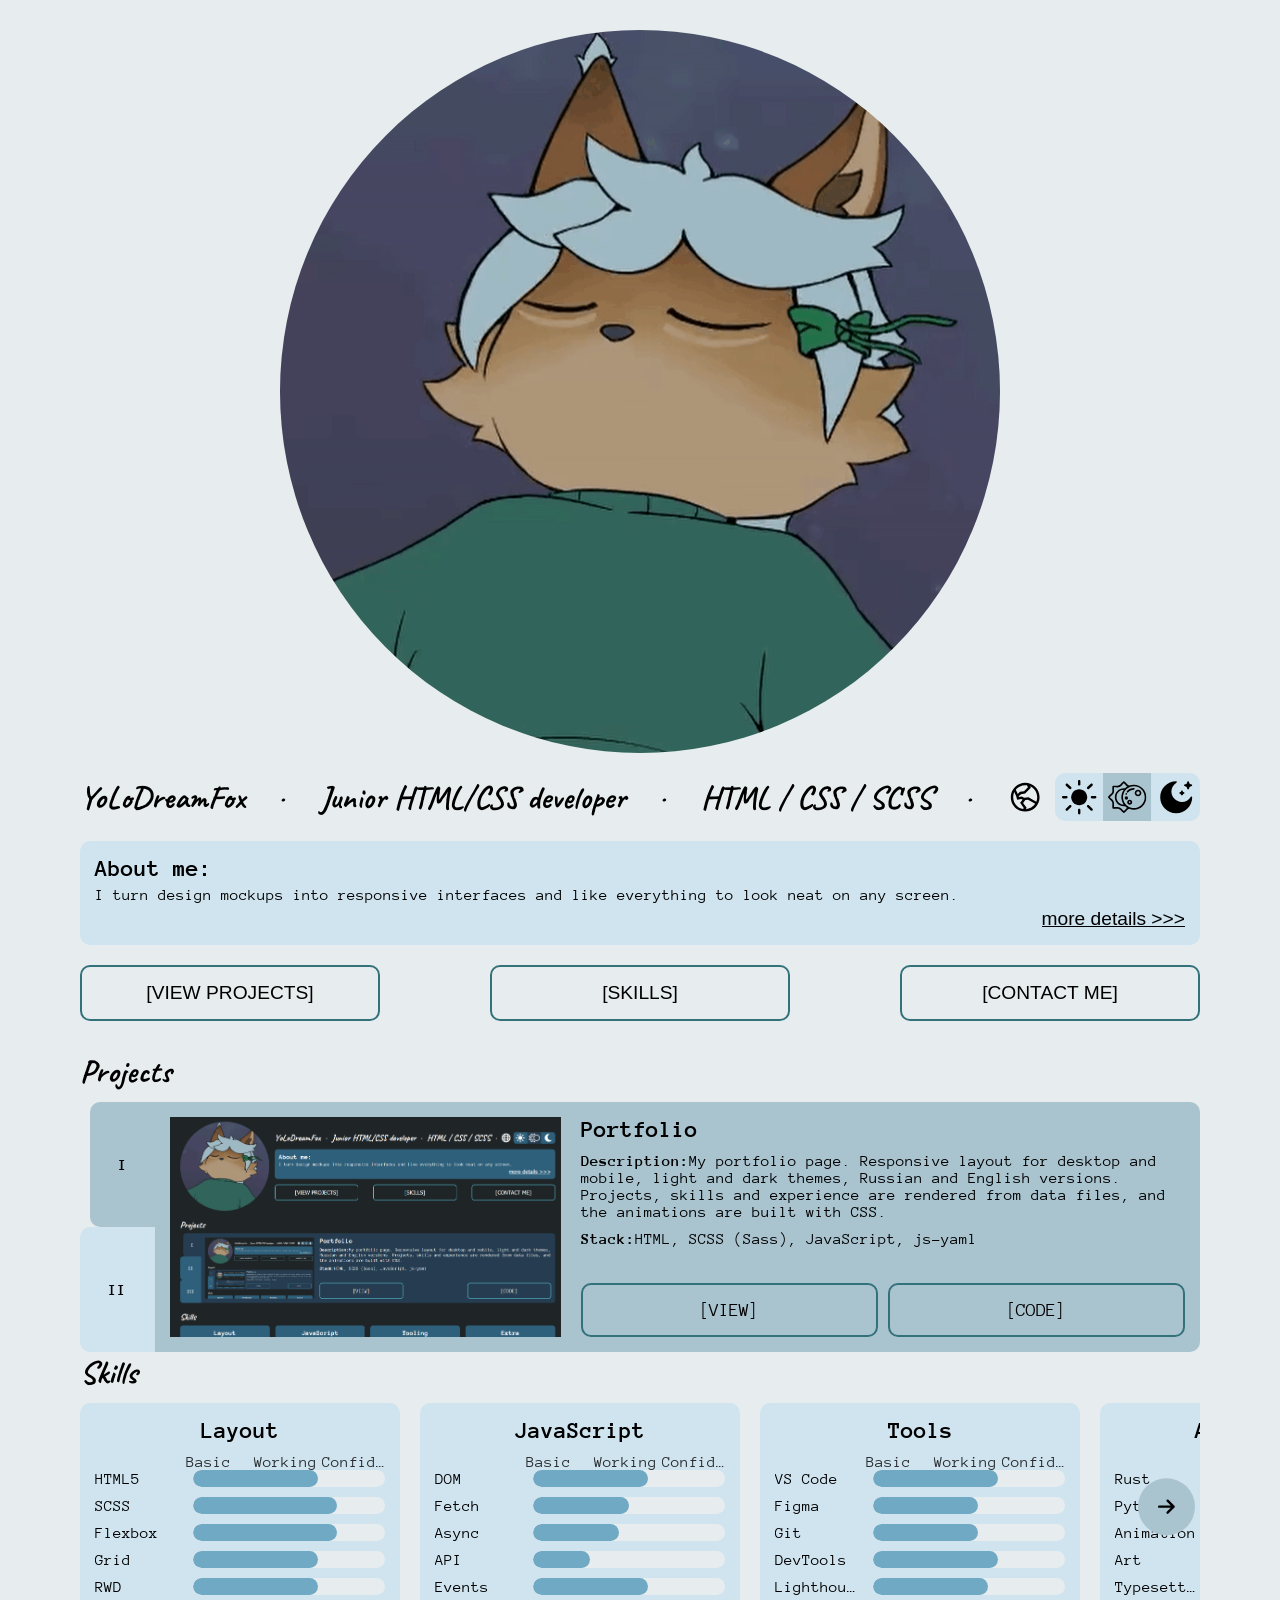
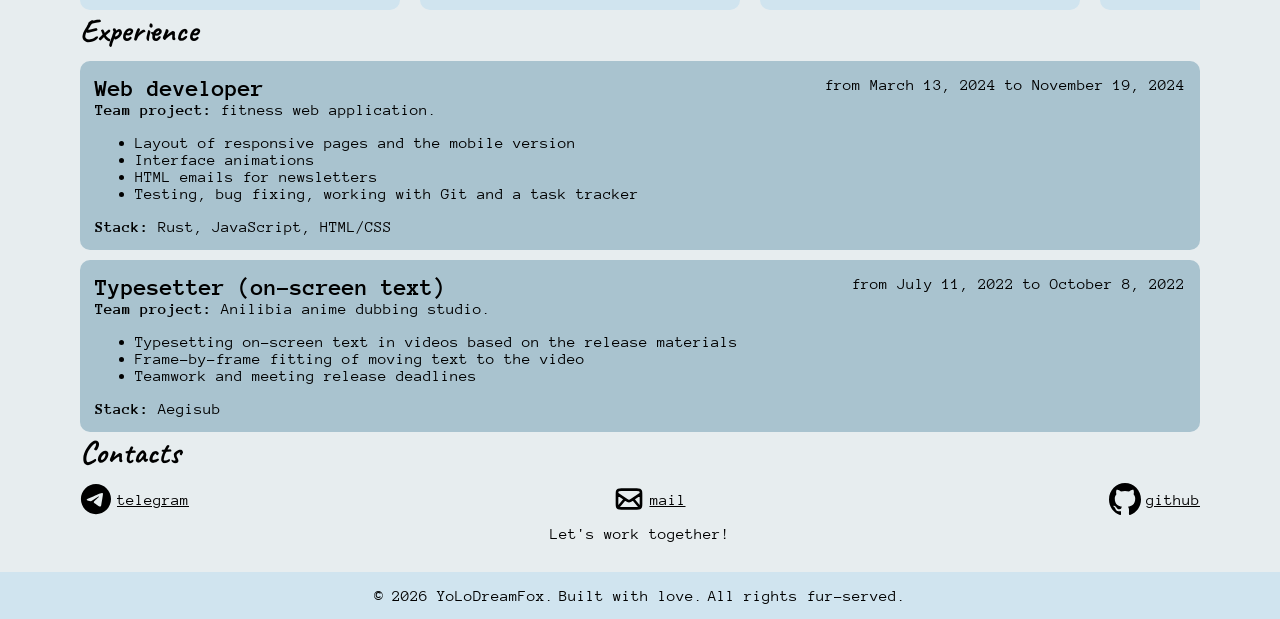
<file: index.html>
<!DOCTYPE html>
<html lang="en">
<head>
    <meta charset="UTF-8">
    <meta name="viewport" content="width=device-width, initial-scale=1.0">
    <meta name="description" content="Portfolio of YoLoDreamFox, a junior HTML/CSS developer: responsive layouts, SCSS and JavaScript projects, skills and experience. In English and Russian." />
    <meta property="og:type" content="website" />
    <meta property="og:title" content="YoLoDreamFox: junior HTML/CSS developer portfolio">
    <meta property="og:description" content="Portfolio of YoLoDreamFox, a junior HTML/CSS developer: responsive layouts, SCSS and JavaScript projects, skills and experience. In English and Russian.">
    <meta property="og:image" content="https://yolodreamfox.github.io/portfolio/data/picture/image.jpg">
    <meta property="og:url" content="https://yolodreamfox.github.io/portfolio/">
    <meta http-equiv="Content-Security-Policy" content="default-src 'self'; script-src 'self' 'sha256-C7+B9muRBiUinkUi8B8FIMikNj+4cM0jaPWNjyA8dVM=' 'sha256-vvt4KWwuNr51XfE5m+hzeNEGhiOfZzG97ccfqGsPwvE='; style-src 'self' 'unsafe-hashes' 'sha256-ZYmAo0zec5qwMX24pLcJ+bhti9XclFkkDIpr7CYaHZo=' 'sha256-lageY5Sfz8bBOI7mPefv7GDHoIgY/y6hCIyC4Nb0Vug='; base-uri 'self'; object-src 'none';">
    <meta name="referrer" content="strict-origin-when-cross-origin">
    <link rel="icon" href="./favicon.ico">
    <style id="antiClickjack">
        body { display: none !important; }
    </style>
    <script>
        if (self === top) {
            const antiClickjack = document.getElementById("antiClickjack");
            antiClickjack.parentNode.removeChild(antiClickjack);
        } else {
            top.location = self.location;
        };
        try {
            if (localStorage.getItem('theme') !== null) {
                document.documentElement.setAttribute('data-theme', localStorage.getItem('theme'));
            }
        } catch {};
    </script>
    <link rel="stylesheet" href="css/main.min.css">
    <link rel="modulepreload" href="libs/js-yaml/js-yaml.min.js">
    <link rel="modulepreload" href="js/template.js">
    <link rel="modulepreload" href="js/language.js">
    <link rel="modulepreload" href="data/data.js">
    <script type="module" src="js/main.js"></script>
    <title data-i18n="portfolio">YoLoDreamFox: junior HTML/CSS developer portfolio</title>
</head>
<body>
    <div class="all_content">
        <header>
            <div class="avatar">
                <img src="data/picture/avatar_low.webp" class="progressive_load" fetchpriority="high" data-src="data/picture/avatar.webp" data-i18n="header_alt_avatar" alt=""></img>
            </div>
            <div>
                <div class="main">
                    <div class="nickname">
                        <h1 data-i18n="portfolio_nickname">nickname</h1>
                        <h1 data-i18n="portfolio_nickname_short">nickname</h1>
                    </div>
                    <div class="title">
                        <h1 data-i18n="portfolio_title">title</h1>
                    </div>
                    <div class="tags">
                        <h1 data-i18n="portfolio_tags">tags</h1>
                    </div>
                    <div class="function_buttons">
                        <div>
                            <button class="language" id="language_button" data-i18n="aria_label_language" aria-label="" aria-haspopup="menu" aria-expanded="false"> 
                                <app-icon name="world" aria-hidden="true"></app-icon>
                            </button>
                            <ul class="dropdown_menu invisible">
                                <li>
                                    <button id="switch-ru">
                                        <span>&#x1F1F7;&#x1F1FA;</span>
                                        <span>russian</span>
                                    </button>
                                </li>
                                <li>
                                    <button id="switch-en">
                                        <span>&#x1F1EC;&#x1F1E7;</span>
                                        <span>english</span>
                                    </button>
                                </li>
                            </ul>
                        </div>
                        <div class="theme">
                            <button class="light" data-i18n="aria_label_sun" aria-label="">
                                <app-icon name="sun" aria-hidden="true"></app-icon>
                            </button>
                            <button class="auto" data-i18n="aria_label_eclipse" aria-label="">
                                <app-icon name="eclipse" aria-hidden="true"></app-icon>
                            </button>
                            <button class="dark" data-i18n="aria_label_moon" aria-label="">
                                <app-icon name="moon" aria-hidden="true"></app-icon>
                            </button>
                            <span class="target_theme"></span>
                        </div>
                    </div>
                </div>
                <div class="about_me">
                    <h2 data-i18n="header_aboutme">About me</h2>
                    <p data-i18n="header_aboutme_text">text</p>
                    <button id="button_more_info" aria-haspopup="dialog">
                        <p data-i18n="header_aboutme_button">link</p>
                    </button>
                </div>
                <div class="forward">
                    <button class="watch original" data-target="#project">
                        <p data-i18n="header_project_button">watch</p>
                        <span></span>
                    </button>
                    <button class="skills original" data-target="#skills">
                        <p data-i18n="header_skill_button">skills</p>
                        <span></span>
                    </button>
                    <button class="contacts original" data-target="#contacts">
                        <p data-i18n="header_contact_button">contacts</p>
                        <span></span>
                    </button>
                </div>
            </div>
        </header>
        <main>
            <div class="projects" id="project">
                <h1 data-i18n="h1_project">project</h1>
                <div>
                    <div class="selector" id="select_projects">
                        <label class="project_radio_label">
                            <input type="radio" name="project" value="project_1" checked>
                            <span class="custom_radio">I</span>
                        </label>
                        <label class="project_radio_label">
                            <input type="radio" name="project" value="project_2">
                            <span class="custom_radio">II</span>
                        </label>
                        <!-- <label class="project_radio_label">
                            <input type="radio" name="project" value="project_3">
                            <span class="custom_radio">III</span>
                        </label> -->
                    </div>
                    <div class="main" id="main_projects">
                    </div>
                </div>
            </div>
            <div class="skills" id="skills">
                <h1 data-i18n="h1_skill">skill</h1>
                <div>
                    <div class="main" id="main_skills">
                    </div>
                    <div>
                        <button class="control_button right" data-i18n="aria_label_arrow_right" aria-label="">
                            <app-icon name="arrow_right" aria-hidden="true"></app-icon>
                        </button>
                        <button class="control_button left" data-i18n="aria_label_arrow_left" aria-label="">
                            <app-icon name="arrow_left" aria-hidden="true"></app-icon>
                        </button>
                    </div>
                </div>
            </div>
            <div class="experience">
                <h1 data-i18n="h1_experience">Exp</h1>
                <div class="all_exp" id="main_exp">
                </div>
            </div>
            <div class="contacts" id="contacts">
                <h1 data-i18n="h1_contact">contacts</h1>
                <div class="main" id="main_contacts">
                </div>
                <div>
                    <p data-i18n="the_end_contact">lets</p>
                </div>
            </div>
            <dialog id="more_info">
                <div>
                    <form method="dialog">
                        <button class="cross" data-i18n="aria_label_cross" aria-label="">
                            <app-icon name="cross" aria-hidden="true"></app-icon>
                        </button>
                    </form>
                    <p data-i18n="header_aboutme_full_text_1"></p>
                    <p data-i18n="header_aboutme_full_text_2"></p>
                    <p data-i18n="header_aboutme_full_text_3"></p>
                </div>
            </dialog>
        </main>
    </div>
    <footer>
        <p><span>&copy;</span><span data-i18n="footer_copyright">name</span></p>
        <p data-i18n="footer_info">info</p>
        <p data-i18n="footer_right">rights</p>
    </footer>
</body>
</html>
</file>
<file: css/main.min.css>
body,html{--bg-color: rgb(231, 237, 239);--text-color: rgb(0, 0, 0);--block-one-color: rgb(208, 228, 239);--block-two-color: rgb(169, 195, 207);--button-color: rgb(52, 114, 123);--button-text-color: rgb(255, 255, 255);--progress-bar-color: rgb(111, 169, 195);--progress-bar-level: 0%;--sparkle-x: 0%;--sparkle-y: 0%;--sparkle-delay: 000ms;--sparkle-duration: 000ms;--glow-delay: 000ms;color-scheme:light dark;font-family:"Anonymous Pro",monospace;background:var(--bg-color);color:var(--text-color);font-size:1em;padding:0;margin:0}*{-webkit-box-sizing:border-box;box-sizing:border-box}body{height:100%;display:grid;grid-template-rows:1fr auto;min-height:100vh}body>div.all_content{min-width:0;min-height:0;padding:0 6.25%;margin-top:30px;display:-webkit-box;display:-ms-flexbox;display:flex;-webkit-box-orient:vertical;-webkit-box-direction:normal;-ms-flex-direction:column;flex-direction:column;gap:30px}@media(prefers-color-scheme: dark){body,html{--bg-color: rgb(31, 36, 38);--text-color: rgb(255, 255, 255);--block-one-color: rgb(47, 96, 123);--block-two-color: rgb(38, 61, 81);--button-color: rgb(92, 211, 228);--button-text-color: rgb(0, 0, 0);--progress-bar-color: rgb(111, 169, 195)}}html[data-theme=light],html[data-theme=light] body{--bg-color: rgb(231, 237, 239);--text-color: rgb(0, 0, 0);--block-one-color: rgb(208, 228, 239);--block-two-color: rgb(169, 195, 207);--button-color: rgb(52, 114, 123);--button-text-color: rgb(255, 255, 255);--progress-bar-color: rgb(111, 169, 195)}html[data-theme=light] span.target_theme{left:0% !important;-webkit-transform:translateX(0%) !important;transform:translateX(0%) !important}html[data-theme=dark],html[data-theme=dark] body{--bg-color: rgb(31, 36, 38);--text-color: rgb(255, 255, 255);--block-one-color: rgb(47, 96, 123);--block-two-color: rgb(38, 61, 81);--button-color: rgb(92, 211, 228);--button-text-color: rgb(0, 0, 0);--progress-bar-color: rgb(111, 169, 195)}html[data-theme=dark] span.target_theme{left:100% !important;-webkit-transform:translateX(-100%) !important;transform:translateX(-100%) !important}.invisible{display:none !important}@font-face{font-family:"Caveat";src:url("../libs/font/Caveat/Caveat-Regular.woff2") format("woff2");font-weight:400;font-style:normal;font-display:swap}@font-face{font-family:"Caveat";src:url("../libs/font/Caveat/Caveat-Medium.woff2") format("woff2");font-weight:500;font-style:normal;font-display:swap}@font-face{font-family:"Caveat";src:url("../libs/font/Caveat/Caveat-SemiBold.woff2") format("woff2");font-weight:600;font-style:normal;font-display:swap}@font-face{font-family:"Caveat";src:url("../libs/font/Caveat/Caveat-Bold.woff2") format("woff2");font-weight:700;font-style:normal;font-display:swap}@font-face{font-family:"Anonymous Pro";src:url("../libs/font/Anonymous Pro/AnonymousPro-Regular.woff2") format("woff2");font-weight:400;font-style:normal;font-display:swap}@font-face{font-family:"Anonymous Pro";src:url("../libs/font/Anonymous Pro/AnonymousPro-Italic.woff2") format("woff2");font-weight:400;font-style:italic;font-display:swap}@font-face{font-family:"Anonymous Pro";src:url("../libs/font/Anonymous Pro/AnonymousPro-Bold.woff2") format("woff2");font-weight:700;font-style:normal;font-display:swap}@font-face{font-family:"Anonymous Pro";src:url("../libs/font/Anonymous Pro/AnonymousPro-BoldItalic.woff2") format("woff2");font-weight:700;font-style:italic;font-display:swap}@-webkit-keyframes glow{0%{left:-100%}100%{left:100%}}@keyframes glow{0%{left:-100%}100%{left:100%}}@-webkit-keyframes sparkleOpacity{0%,20%,40%,60%,80%,100%{opacity:0}10%,30%,50%,70%,90%{opacity:1}}@keyframes sparkleOpacity{0%,20%,40%,60%,80%,100%{opacity:0}10%,30%,50%,70%,90%{opacity:1}}@-webkit-keyframes sparkleMove{0%,100%{left:mod(var(--sparkle-x)*8161,100%);top:mod(var(--sparkle-y)*8161,100%)}20%{left:mod(var(--sparkle-x)*1213,100%);top:mod(var(--sparkle-y)*1213,100%)}40%{left:mod(var(--sparkle-x)*8329,100%);top:mod(var(--sparkle-y)*8329,100%)}60%{left:mod(var(--sparkle-x)*2897,100%);top:mod(var(--sparkle-y)*2897,100%)}80%{left:mod(var(--sparkle-x)*7297,100%);top:mod(var(--sparkle-y)*7297,100%)}}@keyframes sparkleMove{0%,100%{left:mod(var(--sparkle-x)*8161,100%);top:mod(var(--sparkle-y)*8161,100%)}20%{left:mod(var(--sparkle-x)*1213,100%);top:mod(var(--sparkle-y)*1213,100%)}40%{left:mod(var(--sparkle-x)*8329,100%);top:mod(var(--sparkle-y)*8329,100%)}60%{left:mod(var(--sparkle-x)*2897,100%);top:mod(var(--sparkle-y)*2897,100%)}80%{left:mod(var(--sparkle-x)*7297,100%);top:mod(var(--sparkle-y)*7297,100%)}}@-webkit-keyframes moveArrow{0%,100%{-webkit-transform:translateX(var(--bias-arrow));transform:translateX(var(--bias-arrow))}50%{-webkit-transform:translateX(calc(var(--bias-arrow) * -1));transform:translateX(calc(var(--bias-arrow) * -1))}}@keyframes moveArrow{0%,100%{-webkit-transform:translateX(var(--bias-arrow));transform:translateX(var(--bias-arrow))}50%{-webkit-transform:translateX(calc(var(--bias-arrow) * -1));transform:translateX(calc(var(--bias-arrow) * -1))}}@media(prefers-reduced-motion: reduce){.meter>*>.glow{-webkit-animation:none;animation:none}.meter .sparkle{left:var(--sparkle-x);top:var(--sparkle-y);-webkit-animation:sparkleMove none,sparkleOpacity calc(var(--sparkle-duration)*5) var(--sparkle-delay) infinite;animation:sparkleMove none,sparkleOpacity calc(var(--sparkle-duration)*5) var(--sparkle-delay) infinite}button.original,a.original{background-color:rgba(0,0,0,0);-webkit-transition:color .4s ease-in-out,background-color .4s ease-in-out;transition:color .4s ease-in-out,background-color .4s ease-in-out}button.original span,a.original span{-webkit-transition:none;transition:none}button.original:hover,a.original:hover{color:var(--button-text-color);background-color:var(--button-color) !important}button.original:hover span,a.original:hover span{width:unset;height:unset}button.original:active,a.original:active{background-color:unset}}@layer import, main, mobileStyles;@layer import{body,html{--standart-padding: 15px;--standart-gap-small: 5px;--standart-gap-medium: 10px;--standart-gap-large: 20px;--standart-border-radius: 10px;--max-width-button: 300px;--icon-size: 1em}}@layer main{dialog{padding:0;border:0;background:var(--bg-color);color:var(--text-color)}body:has(dialog[open]:modal){overflow:hidden;scrollbar-gutter:stable}img{width:100%;height:100%}h1{font-family:"Caveat",cursive;font-size:2em}h1::first-letter{text-transform:uppercase}h2{font-size:1.5em}h1,h2,p,a{color:inherit;margin:0}button{z-index:1;background:0;overflow:hidden;position:relative;border-radius:var(--standart-border-radius);font-size:1.2em;--icon-size: 1.2em;padding:var(--standart-padding);cursor:pointer;color:var(--text-color);-webkit-transition:all .2s ease-in-out;transition:all .2s ease-in-out}a{z-index:1;overflow:hidden;position:relative;text-decoration:none;display:-webkit-box;display:-ms-flexbox;display:flex;gap:var(--standart-gap-small);-webkit-transition:all .2s ease-in-out;transition:all .2s ease-in-out}a>span{-ms-flex-line-pack:center;align-content:center;text-decoration:underline}a>i{font-size:1.5em}a:hover{color:var(--button-color)}svg{width:100%;height:100%}button.original,a.original{position:relative;display:block;overflow:hidden;width:100%;text-transform:uppercase;border:2px solid var(--button-color);color:var(--text-color);-webkit-transition:color .4s ease-in-out;transition:color .4s ease-in-out;z-index:1}button.original span,a.original span{position:absolute;display:block;width:0;height:0;border-radius:50%;background-color:var(--button-color);-webkit-transition:width .4s ease-in-out,height .4s ease-in-out;transition:width .4s ease-in-out,height .4s ease-in-out;-webkit-transform:translate(-50%, -50%);transform:translate(-50%, -50%);z-index:-1}button.original:hover,a.original:hover{color:var(--button-text-color)}button.original:hover span,a.original:hover span{width:225%;height:562.5px}button.original:active,a.original:active{background-color:var(--button-color)}.meter>*>.glow{position:absolute;top:0;left:-100%;height:100%;width:100%;background:-webkit-gradient(linear, left top, right top, from(rgba(255, 255, 255, 0)), color-stop(50%, rgba(255, 255, 255, 0.3)), to(rgba(255, 255, 255, 0)));background:linear-gradient(to right, rgba(255, 255, 255, 0) 0%, rgba(255, 255, 255, 0.3) 50%, rgba(255, 255, 255, 0) 100%);-webkit-animation:glow 2s var(--glow-delay) infinite;animation:glow 2s var(--glow-delay) infinite}.meter .sparkle{position:absolute;width:5px;height:5px;background-color:#fff;border-radius:50%;opacity:0;-webkit-animation:sparkleMove var(--sparkle-duration) var(--sparkle-delay) infinite,sparkleOpacity var(--sparkle-duration) var(--sparkle-delay) infinite;animation:sparkleMove var(--sparkle-duration) var(--sparkle-delay) infinite,sparkleOpacity var(--sparkle-duration) var(--sparkle-delay) infinite;-webkit-animation-timing-function:steps(1),linear;animation-timing-function:steps(1),linear}.projects,.skills,.experience,.contacts{display:-webkit-box;display:-ms-flexbox;display:flex;-webkit-box-orient:vertical;-webkit-box-direction:normal;-ms-flex-direction:column;flex-direction:column;gap:var(--standart-gap-medium)}header{display:-webkit-box;display:-ms-flexbox;display:flex;gap:var(--standart-gap-large);-webkit-box-align:center;-ms-flex-align:center;align-items:center}header .avatar{width:320px;aspect-ratio:1/1;min-width:320px;min-height:100%;margin:0}header .avatar>img{border-radius:100%}header>:not(:first-child){display:-webkit-box;display:-ms-flexbox;display:flex;-webkit-box-orient:vertical;-webkit-box-direction:normal;-ms-flex-direction:column;flex-direction:column;gap:var(--standart-gap-large);width:100%}header>:not(:first-child)>.main{display:-webkit-box;display:-ms-flexbox;display:flex;gap:var(--standart-gap-small);-webkit-box-align:center;-ms-flex-align:center;align-items:center;-webkit-box-pack:justify;-ms-flex-pack:justify;justify-content:space-between}header>:not(:first-child)>.main>.nickname>h1{white-space:nowrap;text-overflow:ellipsis}header>:not(:first-child)>.main>.nickname>*:last-child{display:none}header>:not(:first-child)>.main>*:not(:last-child){display:contents}header>:not(:first-child)>.main>*:not(:last-child)::after{font-family:"Caveat",cursive;font-size:2em;content:".";display:block;position:relative;top:-5px}header>:not(:first-child)>.main>.function_buttons{display:-webkit-box;display:-ms-flexbox;display:flex;gap:var(--standart-gap-medium)}header>:not(:first-child)>.main>.function_buttons>*:first-child{display:-webkit-box;display:-ms-flexbox;display:flex}header>:not(:first-child)>.main>.function_buttons>button,header>:not(:first-child)>.main>.function_buttons>*>button{line-height:0;--icon-size: 2em;background:none;padding:0;border:0;color:var(--text-color)}header>:not(:first-child)>.main>.function_buttons>button:hover,header>:not(:first-child)>.main>.function_buttons>button:has(+ul:hover),header>:not(:first-child)>.main>.function_buttons>*>button:hover,header>:not(:first-child)>.main>.function_buttons>*>button:has(+ul:hover){color:var(--button-color)}header>:not(:first-child)>.main>.function_buttons>*{margin:auto;position:relative}header>:not(:first-child)>.main>.function_buttons>*>ul.dropdown_menu{z-index:2;overflow:hidden;border:0;right:0;top:100%;padding:0;margin:0;border-radius:var(--standart-border-radius);line-height:normal;font-size:unset;position:absolute;background:var(--block-two-color);display:-webkit-box;display:-ms-flexbox;display:flex;-webkit-box-orient:vertical;-webkit-box-direction:normal;-ms-flex-direction:column;flex-direction:column;list-style-type:none}header>:not(:first-child)>.main>.function_buttons>*>ul.dropdown_menu>li>button{border:0;display:-webkit-box;display:-ms-flexbox;display:flex;gap:var(--standart-gap-small);font-size:1em;--icon-size: 1em;border-radius:0;background:none}header>:not(:first-child)>.main>.function_buttons>*>ul.dropdown_menu>li>button:hover{background:rgba(0,0,0,.2)}header>:not(:first-child)>.main>.function_buttons>.theme{display:grid;overflow:hidden;border-radius:var(--standart-border-radius);background:var(--block-one-color);grid-template-columns:repeat(3, 1fr)}header>:not(:first-child)>.main>.function_buttons>.theme>button{z-index:1;padding:5px}header>:not(:first-child)>.main>.function_buttons>.theme>button>app-icon{pointer-events:none}header>:not(:first-child)>.main>.function_buttons>.theme>span{left:50%;width:33%;height:100%;position:absolute;-webkit-transform:translateX(-50%);transform:translateX(-50%);background:var(--block-two-color);-webkit-transition:left .3s ease,-webkit-transform .3s ease;transition:left .3s ease,-webkit-transform .3s ease;transition:left .3s ease,transform .3s ease;transition:left .3s ease,transform .3s ease,-webkit-transform .3s ease}header>:not(:first-child)>.about_me{display:-webkit-box;display:-ms-flexbox;display:flex;-webkit-box-orient:vertical;-webkit-box-direction:normal;-ms-flex-direction:column;flex-direction:column;gap:var(--standart-gap-small);background:var(--block-one-color);padding:var(--standart-padding);border-radius:var(--standart-border-radius)}header>:not(:first-child)>.about_me button{text-decoration:underline;border-radius:0;margin-left:auto;background:none;padding:0;border:0}header>:not(:first-child)>.about_me button:hover{color:var(--button-color)}header>:not(:first-child)>.forward{display:-webkit-box;display:-ms-flexbox;display:flex;gap:var(--standart-gap-small);width:100%;-webkit-box-pack:justify;-ms-flex-pack:justify;justify-content:space-between}header>:not(:first-child)>.forward>*{width:100%;max-width:var(--max-width-button)}.projects>:not(:first-child){display:-webkit-box;display:-ms-flexbox;display:flex}.projects>:not(:first-child)>.selector{width:80px;display:-webkit-box;display:-ms-flexbox;display:flex;-webkit-box-orient:vertical;-webkit-box-direction:normal;-ms-flex-direction:column;flex-direction:column;-webkit-box-pack:center;-ms-flex-pack:center;justify-content:center}.projects>:not(:first-child)>.selector>*{background:var(--block-one-color)}.projects>:not(:first-child)>.selector>label{width:100%;height:100%;font-weight:bold;text-align:center;-ms-flex-item-align:end;align-self:flex-end;-ms-flex-line-pack:center;align-content:center;padding:var(--standart-padding) 0;border-radius:var(--standart-border-radius) 0 0 var(--standart-border-radius);-webkit-transition:width .2s ease-in-out,background-color .2s ease-in-out;transition:width .2s ease-in-out,background-color .2s ease-in-out}.projects>:not(:first-child)>.selector>label:has(input:checked){width:85%;background-color:var(--block-two-color)}.projects>:not(:first-child)>.selector>label>input{display:none}.projects>:not(:first-child)>.main{width:100%}.projects>:not(:first-child)>.main>*{display:-webkit-box;display:-ms-flexbox;display:flex;gap:var(--standart-gap-large);background:var(--block-two-color);padding:var(--standart-padding);border-radius:0 var(--standart-border-radius) var(--standart-border-radius) 0}.projects>:not(:first-child)>.main>*>.picture{aspect-ratio:16/9;-ms-flex-item-align:center;align-self:center;min-height:220px;max-height:220px;margin:0}.projects>:not(:first-child)>.main>*>:last-child{display:-webkit-box;display:-ms-flexbox;display:flex;-webkit-box-orient:vertical;-webkit-box-direction:normal;-ms-flex-direction:column;flex-direction:column;gap:var(--standart-gap-medium);width:100%}.projects>:not(:first-child)>.main>*>:last-child .description,.projects>:not(:first-child)>.main>*>:last-child .stack{display:block}.projects>:not(:first-child)>.main>*>:last-child .description>:first-child,.projects>:not(:first-child)>.main>*>:last-child .stack>:first-child{font-weight:bold}.projects>:not(:first-child)>.main>*>:last-child .description>*,.projects>:not(:first-child)>.main>*>:last-child .stack>*{display:inline}.projects>:not(:first-child)>.main>*>:last-child .buttons{display:-webkit-box;display:-ms-flexbox;display:flex;margin-top:auto;gap:var(--standart-gap-medium);-webkit-box-pack:justify;-ms-flex-pack:justify;justify-content:space-between}.projects>:not(:first-child)>.main>*>:last-child .buttons>a{text-align:center;max-width:var(--max-width-button);-webkit-box-pack:center;-ms-flex-pack:center;justify-content:center;width:100%;background:none;border:2px solid var(--button-color);border-radius:var(--standart-border-radius);font-size:1.2em;padding:var(--standart-padding)}.projects>:not(:first-child)>.main>*>:last-child .buttons:has(>.invisible){-webkit-box-pack:center;-ms-flex-pack:center;justify-content:center}.skills>*{position:relative}.skills>*>*>.control_button{top:50%;position:absolute;border-radius:100%;-webkit-transform:translateY(-50%);transform:translateY(-50%);background:var(--block-two-color);padding:var(--standart-padding);border:0;--icon-size: 1.5em}.skills>*>*>.control_button:hover{color:var(--button-color)}.skills>*>*>.control_button.left{left:5px;--bias-arrow: 5%}.skills>*>*>.control_button.right{right:5px;--bias-arrow: -5%}.skills>*>*>.control_button:hover app-icon{-webkit-animation:moveArrow .5s infinite;animation:moveArrow .5s infinite}.skills>*>*>.control_button>*{display:-webkit-box;display:-ms-flexbox;display:flex}.skills>*>.main{-webkit-box-pack:justify;-ms-flex-pack:justify;justify-content:space-between;-ms-scroll-snap-type:x mandatory;scroll-snap-type:x mandatory;scrollbar-width:none;position:relative;overflow:scroll;display:-webkit-box;display:-ms-flexbox;display:flex;gap:var(--standart-gap-large)}.skills>*>.main::-webkit-scrollbar{display:none}.skills>*>.main .card{display:-webkit-box;display:-ms-flexbox;display:flex;-webkit-box-orient:vertical;-webkit-box-direction:normal;-ms-flex-direction:column;flex-direction:column;gap:var(--standart-gap-medium);background:var(--block-one-color);padding:var(--standart-padding);border-radius:var(--standart-border-radius);width:100%;min-width:320px;max-width:400px;scroll-snap-align:center}.skills>*>.main .card>h2{text-align:center}.skills>*>.main .card>.all>label{display:grid;gap:var(--standart-gap-medium);grid-template-rows:1fr;grid-template-columns:5fr 11fr;opacity:.8}.skills>*>.main .card>.all>label::before{content:""}.skills>*>.main .card>.all>label .info{display:-webkit-box;display:-ms-flexbox;display:flex;gap:var(--standart-gap-small);-webkit-box-pack:justify;-ms-flex-pack:justify;justify-content:space-between}.skills>*>.main .card>.all>label .info>p{width:100%;text-align:center;white-space:nowrap;overflow:hidden;text-overflow:ellipsis}.skills>*>.main .card>.all>label .info>p:first-child{text-align:start}.skills>*>.main .card>.all>label .info>p:last-child{text-align:end}.skills>*>.main .card>.all>.all_bars{display:-webkit-box;display:-ms-flexbox;display:flex;-webkit-box-orient:vertical;-webkit-box-direction:normal;-ms-flex-direction:column;flex-direction:column;gap:var(--standart-gap-medium)}.skills>*>.main .card>.all>.all_bars>.progress_bar{display:grid;gap:var(--standart-gap-medium);grid-template-rows:1fr;grid-template-columns:5fr 11fr}.skills>*>.main .card>.all>.all_bars>.progress_bar>p{white-space:nowrap;overflow:hidden;text-overflow:ellipsis}.skills>*>.main .card>.cool_button{width:100%}.experience>.all_exp{display:-webkit-box;display:-ms-flexbox;display:flex;-webkit-box-orient:vertical;-webkit-box-direction:normal;-ms-flex-direction:column;flex-direction:column;gap:var(--standart-gap-medium)}.experience>.all_exp>.work{background:var(--block-two-color);padding:var(--standart-padding);border-radius:var(--standart-border-radius)}.experience>.all_exp>.work>*:first-child{display:-webkit-box;display:-ms-flexbox;display:flex;-webkit-box-pack:justify;-ms-flex-pack:justify;justify-content:space-between}.experience>.all_exp>.work>*:first-child>*{position:relative;cursor:pointer}.experience>.all_exp>.work>*:first-child>*>.time_diff{position:absolute;bottom:125%;left:50%;-webkit-transform:translateX(-50%);transform:translateX(-50%);width:-webkit-max-content;width:-moz-max-content;width:max-content;padding:var(--standart-padding);background-color:var(--block-one-color);color:var(--text-color);border-radius:var(--standart-border-radius);-webkit-box-shadow:0 4px 10px rgba(0,0,0,.2);box-shadow:0 4px 10px rgba(0,0,0,.2);opacity:0;visibility:hidden;-webkit-transition:opacity .3s ease .4s,visibility .3s ease .4s;transition:opacity .3s ease .4s,visibility .3s ease .4s}.experience>.all_exp>.work>*:first-child>*:hover>.time_diff{opacity:1;visibility:visible}.experience>.all_exp>.work>.description .info,.experience>.all_exp>.work>.description .stack{display:block}.experience>.all_exp>.work>.description .info>:first-child,.experience>.all_exp>.work>.description .stack>:first-child{font-weight:bold}.experience>.all_exp>.work>.description .info>*,.experience>.all_exp>.work>.description .stack>*{display:inline}.contacts>.main{display:-webkit-box;display:-ms-flexbox;display:flex;gap:var(--standart-gap-large);-webkit-box-pack:justify;-ms-flex-pack:justify;justify-content:space-between}.contacts>.main>.contact{--icon-size: 2em}.contacts>*:last-child{text-align:center}footer{display:-webkit-box;display:-ms-flexbox;display:flex;margin-top:30px;-webkit-box-pack:center;-ms-flex-pack:center;justify-content:center;gap:var(--standart-gap-small);background:var(--block-one-color);padding:var(--standart-padding)}footer>p::after{content:"."}dialog{border-radius:var(--standart-border-radius)}dialog>div{padding:var(--standart-padding);background:var(--block-one-color);display:-webkit-box;display:-ms-flexbox;display:flex;max-width:var(--max-width-button);-webkit-box-orient:vertical;-webkit-box-direction:normal;-ms-flex-direction:column;flex-direction:column}dialog>div>*:first-child{margin-left:auto}dialog>div .cross{border:0;padding:0}dialog>div .cross:hover{color:var(--button-color)}.meter{position:relative;width:100%;height:100%;background-color:var(--bg-color);border-radius:15px;overflow:hidden}.meter>.fill{display:block;height:100%;width:var(--progress-bar-level);background-color:var(--progress-bar-color);position:relative;border-radius:15px;overflow:hidden}}@layer mobileStyles{@media(max-width: 1460px){header{-webkit-box-orient:vertical;-webkit-box-direction:normal;-ms-flex-direction:column;flex-direction:column}header>.avatar{width:720px;min-width:720px;min-height:-webkit-fit-content;min-height:-moz-fit-content;min-height:fit-content}}@media(max-width: 1080px){body,html{--standart-padding: 10px;--max-width-button: unset}h1{text-align:center}header{-webkit-box-orient:vertical;-webkit-box-direction:normal;-ms-flex-direction:column;flex-direction:column}header>.avatar{width:100%;min-width:100%;min-height:-webkit-fit-content;min-height:-moz-fit-content;min-height:fit-content}header>:not(:first-child)>.main{display:grid;grid-template-rows:1fr 1fr 1fr;grid-template-columns:1fr auto 1fr}header>:not(:first-child)>.main>.nickname>h1{-webkit-box-ordinal-group:2;-ms-flex-order:1;order:1;overflow:hidden}header>:not(:first-child)>.main>.nickname::after{-webkit-box-ordinal-group:3;-ms-flex-order:2;order:2}header>:not(:first-child)>.main>.title,header>:not(:first-child)>.main>.tags{display:block;-webkit-box-ordinal-group:5;-ms-flex-order:4;order:4;grid-column:span 3;text-align:center}header>:not(:first-child)>.main>.title::after,header>:not(:first-child)>.main>.tags::after{display:none}header>:not(:first-child)>.main>.tags{-webkit-box-ordinal-group:6;-ms-flex-order:5;order:5}header>:not(:first-child)>.main>.function_buttons{-webkit-box-ordinal-group:4;-ms-flex-order:3;order:3}header>:not(:first-child)>.main>.function_buttons>*>button{--icon-size: 1.5em}header>:not(:first-child)>.main>.function_buttons>*>ul.dropdown_menu{right:unset;-webkit-transform:translateX(-50%);transform:translateX(-50%);left:50%}header>:not(:first-child)>.forward{-webkit-box-orient:vertical;-webkit-box-direction:normal;-ms-flex-direction:column;flex-direction:column;gap:var(--standart-gap-medium)}.projects>:not(:first-child){-webkit-box-orient:vertical;-webkit-box-direction:normal;-ms-flex-direction:column;flex-direction:column}.projects>:not(:first-child)>.selector{width:100%;-webkit-box-orient:unset;-webkit-box-direction:unset;-ms-flex-direction:unset;flex-direction:unset;height:60px}.projects>:not(:first-child)>.selector>label{padding:0 var(--standart-padding);border-radius:var(--standart-border-radius) var(--standart-border-radius) 0 0}.projects>:not(:first-child)>.selector>label:has(input:checked){width:100%;height:85%}.projects>:not(:first-child)>.main>*{-webkit-box-orient:vertical;-webkit-box-direction:normal;-ms-flex-direction:column;flex-direction:column;gap:var(--standart-gap-medium);border-radius:0 0 var(--standart-border-radius) var(--standart-border-radius)}.projects>:not(:first-child)>.main>*>.picture{min-height:unset;max-height:unset;width:100%}.projects>:not(:first-child)>.main>*>* h2{text-align:center}.projects>:not(:first-child)>.main>*>*>.buttons{-webkit-box-orient:vertical;-webkit-box-direction:normal;-ms-flex-direction:column;flex-direction:column}.skills>*>.main{-webkit-box-orient:vertical;-webkit-box-direction:normal;-ms-flex-direction:column;flex-direction:column;-webkit-box-align:center;-ms-flex-align:center;align-items:center}.skills>*>.main>.card{min-width:300px}.experience>.all_exp>.work{gap:var(--standart-gap-large);display:-webkit-box;display:-ms-flexbox;display:flex;-webkit-box-orient:vertical;-webkit-box-direction:normal;-ms-flex-direction:column;flex-direction:column}.experience>.all_exp>.work>*:first-child{-webkit-box-orient:vertical;-webkit-box-direction:normal;-ms-flex-direction:column;flex-direction:column;text-align:center}.experience>.all_exp>.work>*:first-child>h2{text-wrap:balance}.experience>.all_exp>.work>*:first-child>*>.time>p{gap:var(--standart-gap-small);display:-webkit-box;display:-ms-flexbox;display:flex;-ms-flex-wrap:wrap;flex-wrap:wrap;-webkit-box-pack:center;-ms-flex-pack:center;justify-content:center}.experience>.all_exp>.work>.description{gap:var(--standart-gap-medium);display:-webkit-box;display:-ms-flexbox;display:flex;-webkit-box-orient:vertical;-webkit-box-direction:normal;-ms-flex-direction:column;flex-direction:column}.experience>.all_exp>.work>.description>*>ul{margin:0}.contacts>.main{display:-webkit-box;display:-ms-flexbox;display:flex;-webkit-box-orient:vertical;-webkit-box-direction:normal;-ms-flex-direction:column;flex-direction:column;-webkit-box-align:center;-ms-flex-align:center;align-items:center}footer{-webkit-box-orient:vertical;-webkit-box-direction:normal;-ms-flex-direction:column;flex-direction:column;-webkit-box-align:center;-ms-flex-align:center;align-items:center}footer>p::after{display:none}dialog>div .cross{--icon-size: 1.5em}}@media(max-width: 400px){header>:not(:first-child)>.main>.nickname>*:first-child{display:none}header>:not(:first-child)>.main>.nickname>*:last-child{display:unset}}}@media(prefers-reduced-motion: reduce){.skills>*>*>.control_button:hover i{-webkit-animation:none;animation:none}}
</file>
